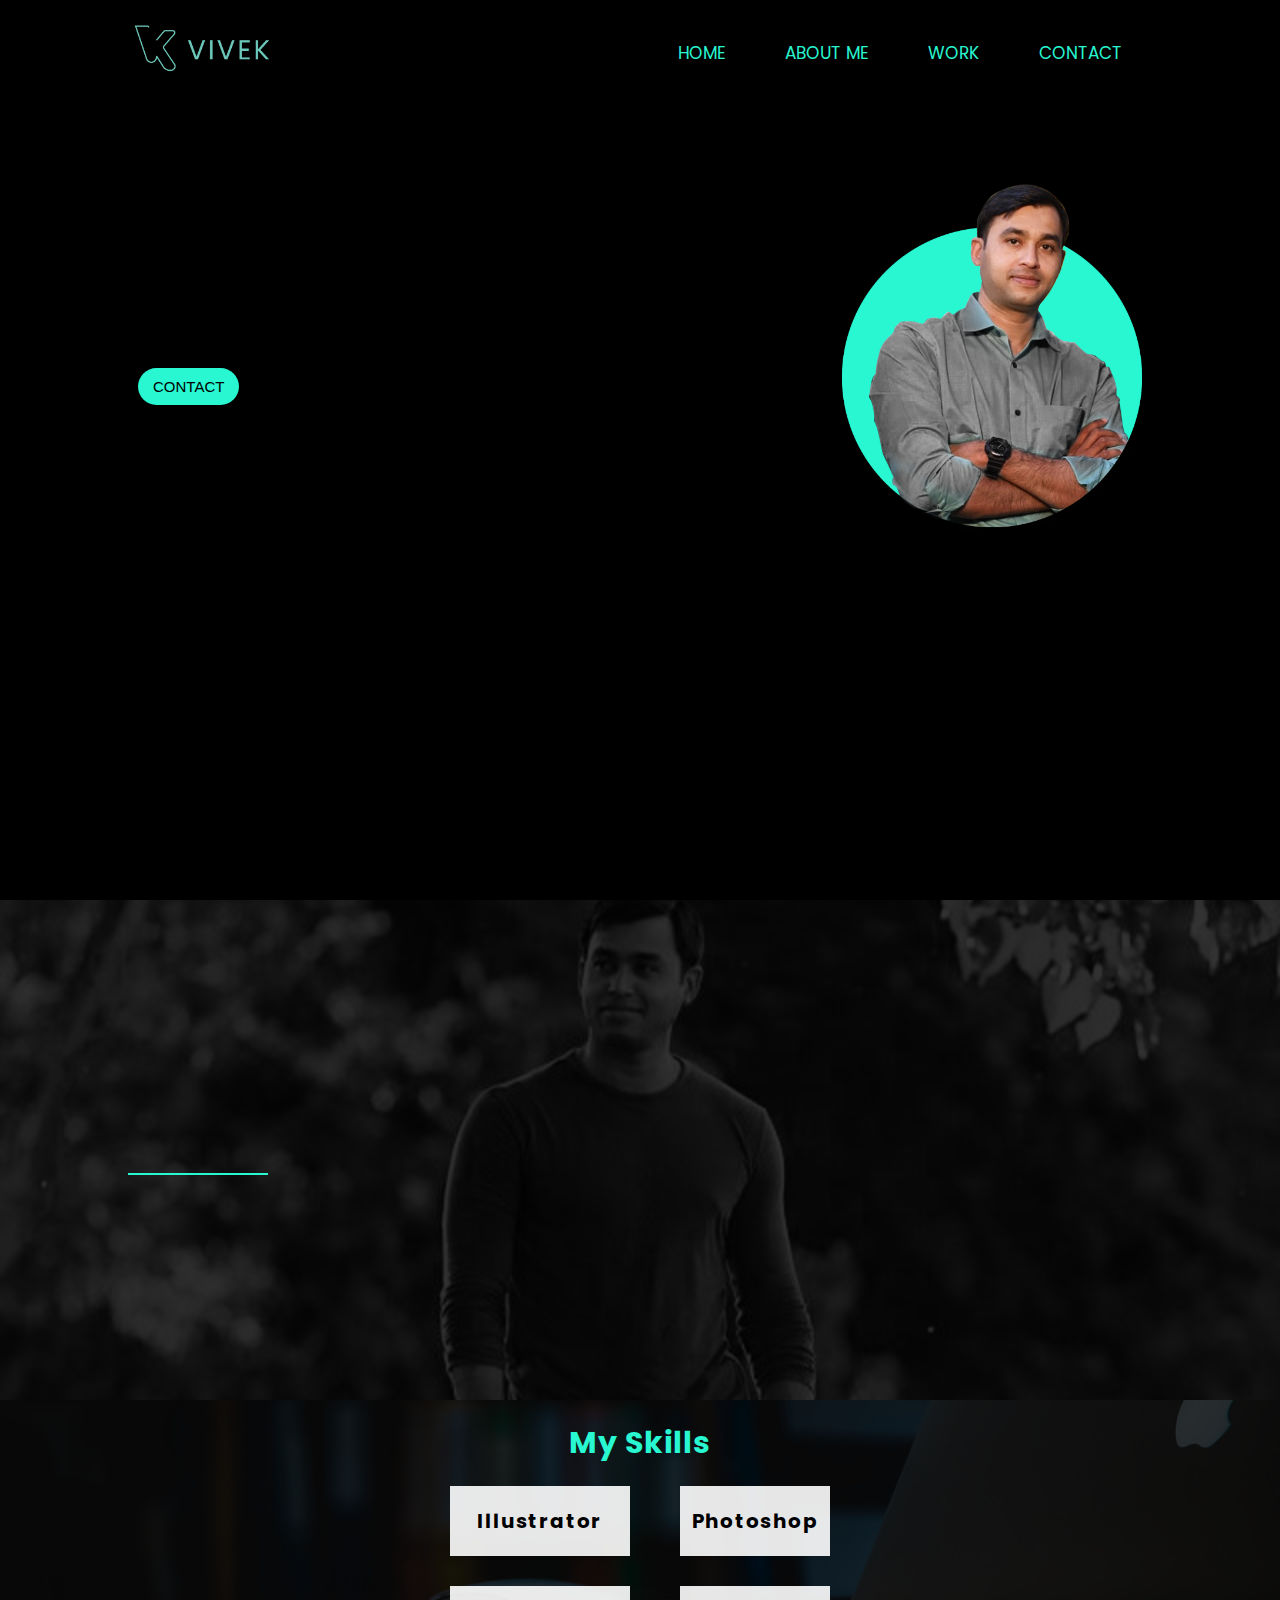
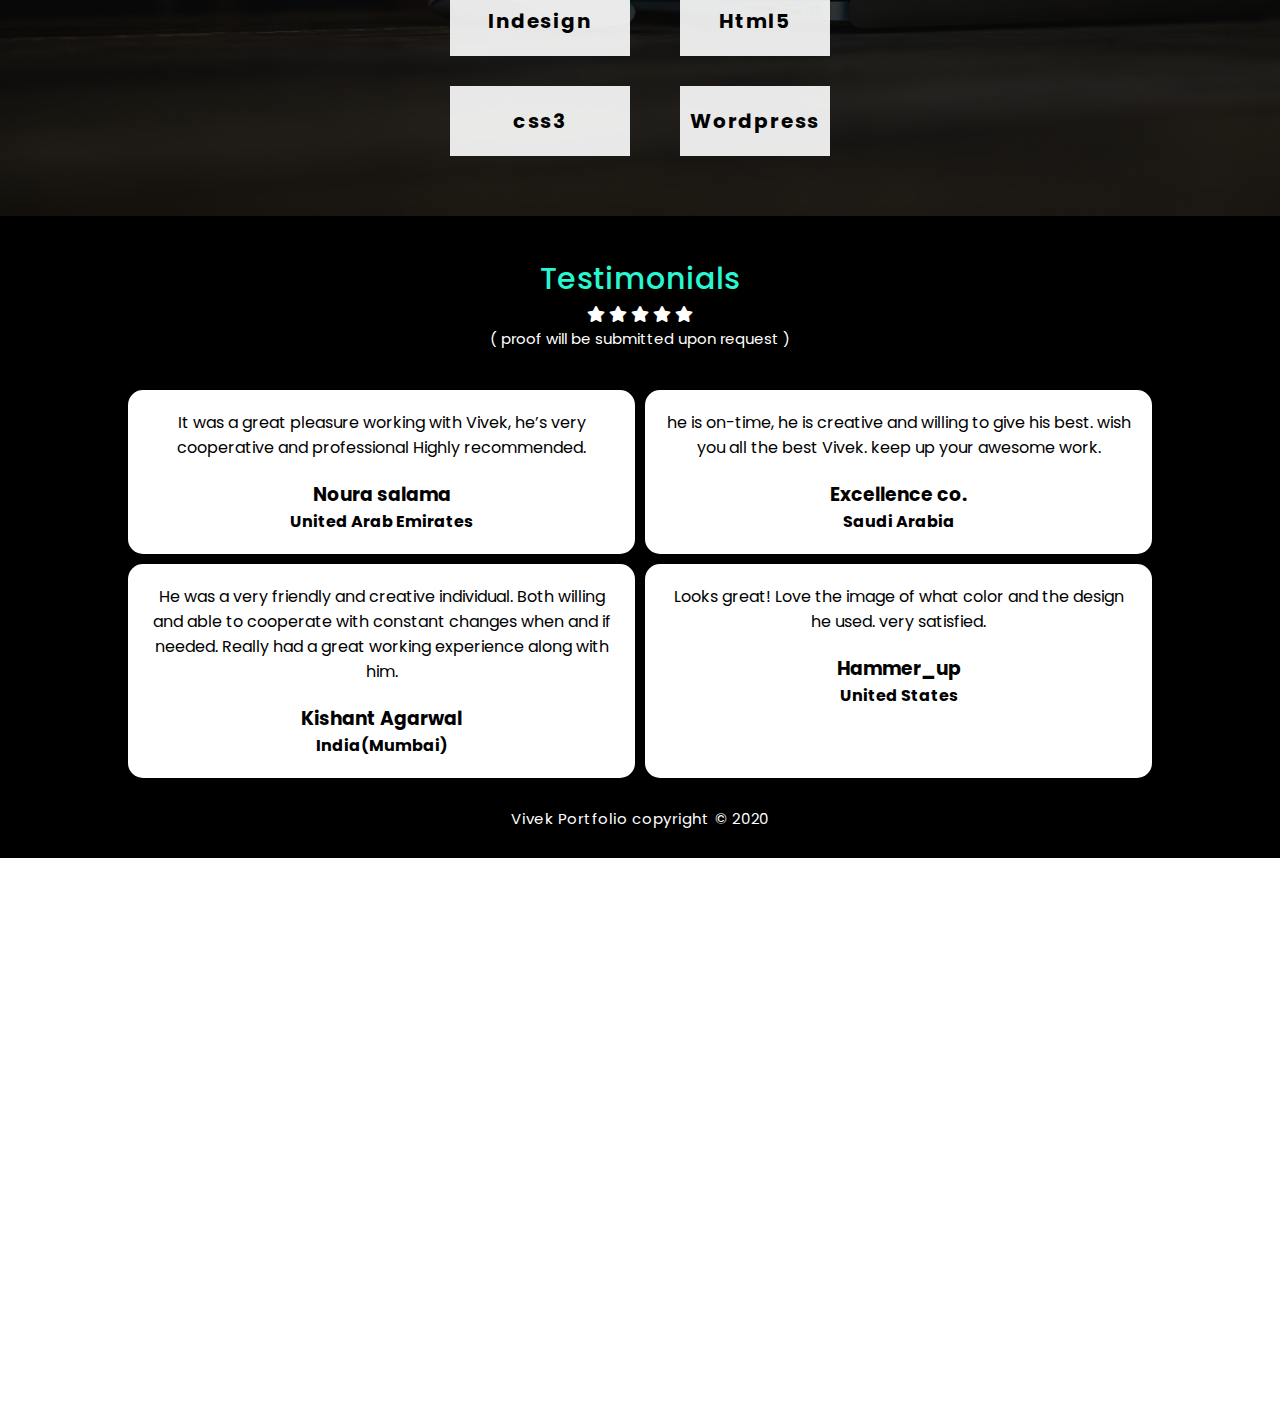
<file: index.html>
<!DOCTYPE html>
<html lang="en">
<head>
  <meta charset="UTF-8">
  <meta name="viewport" content="width=device-width, initial-scale=1.0">
  <meta name="description" content=" freelance graphic designer in Qtar">
 
  
  <link rel="stylesheet" href="https://use.fontawesome.com/releases/v5.0.7/css/all.css">
  <link rel="stylesheet" href="css/style.css">
  <title>Vivek Portfolio</title>
  <!-- Global site tag (gtag.js) - Google Analytics -->
<script async src="https://www.googletagmanager.com/gtag/js?id=UA-196856653-1">
</script>

</head>
<body>

  <header id="showcase">
    <div class="navbar">
    <div class="container">   
        <div class=logo>
         <img src="../img/vk.png" width="150px">
        </div>
        <nav>
          <ul>
            <li><a href="index.html">HOME</a></li>
            <li><a href="#About">ABOUT ME</a></li>
            <li><a href="work.html">WORK</a></li>
            <li><a href="work.html">CONTACT</a></li>
          </ul>
        </nav>      
      </div>
    </div>
    <div class="content">
      <div class="container">
          <div class="details">
          <h2> VIVEK</h2>
          <P>Graphic designer & Web designer</P>
          <P class="mobp">Graphic designer & Web designer</P>
         <a href="work.html"> <button class="btn">CONTACT</button></a>
          </div>
        
        <img src="./img/p-hero.png" width="300px";>
      </div>
    </div>
  </header>
  <section id="About">
    <div class="container">
      <div>
      <h2>About Me</h2>
      <div class="line"></div>
      </div>
      <p>A confident & creative designer who is self motivated, self sufficient with a strong background in graphic  design. Detail oriented, and has a comprehensive understanding of <span class="bold">Photoshop, Indesign, Illustrator</span> and the latest offset printing technologies. Possessing a get it done attitude while not compromising on quality.</p>
    </div>
  </section>
  <section id="Skill">    
    <div class="container">  
      <h2> My Skills</h2>    
      <div class="skill-name ">
      <div class="skill"><h4>Illustrator</h4></div>
      <div class="skill"><h4>Photoshop</h4></div>
      <div class="skill"><h4>Indesign</h4></div>
      <div class="skill"><h4>Html5</h4></div>
      <div class="skill"><h4>css3</h4></div>
      <div class="skill"><h4>Wordpress</h4></div>
      </div>
    </div>
  </section>
  <section id="testimonial">
    <div class="container">
      <div class="test-head">
      <h2>Testimonials</h2>
      
      <i class="fas fa-star"></i>
      <i class="fas fa-star"></i>
      <i class="fas fa-star"></i>
      <i class="fas fa-star"></i>
      <i class="fas fa-star"></i>
      <p>( proof will be submitted upon request )</p> 
      </div>
      <div class="persons-container">
         <div class="persons">
        <p>It was a great pleasure working with Vivek, he’s very cooperative and professional
          Highly recommended.</p>   
          <h3>Noura salama</h> 
          <h4>United Arab Emirates</h4> 
          </div>
        <div class="persons">
        <p>he is on-time, he is creative and willing to give his best. wish you all the best Vivek. keep up your awesome work.</p>   
          <h3>Excellence co.</h3> 
          <h4>Saudi Arabia</h4>
          </div> 
        <div class="persons">
        <p>He was a very friendly and creative individual. Both willing and able to cooperate with constant changes when and if needed. Really had a great working experience along with him.</p>   
          <h3>Kishant Agarwal</h3> 
          <h4>India(Mumbai)</h4> 
          </div>
        <div class="persons">
        <p>Looks great! Love the image of what color and the design he used. very satisfied.</p>   
          <h3>Hammer_up</h3> 
          <h4>United States</h4> 
          </div>
          </div>

    </div>

  </section>
  <footer id="footer">
    <div class="container">
    <p>Vivek Portfolio copyright &copy; 2020</p>
    </div>
  </footer>
 
  
</body>
</html>
</file>
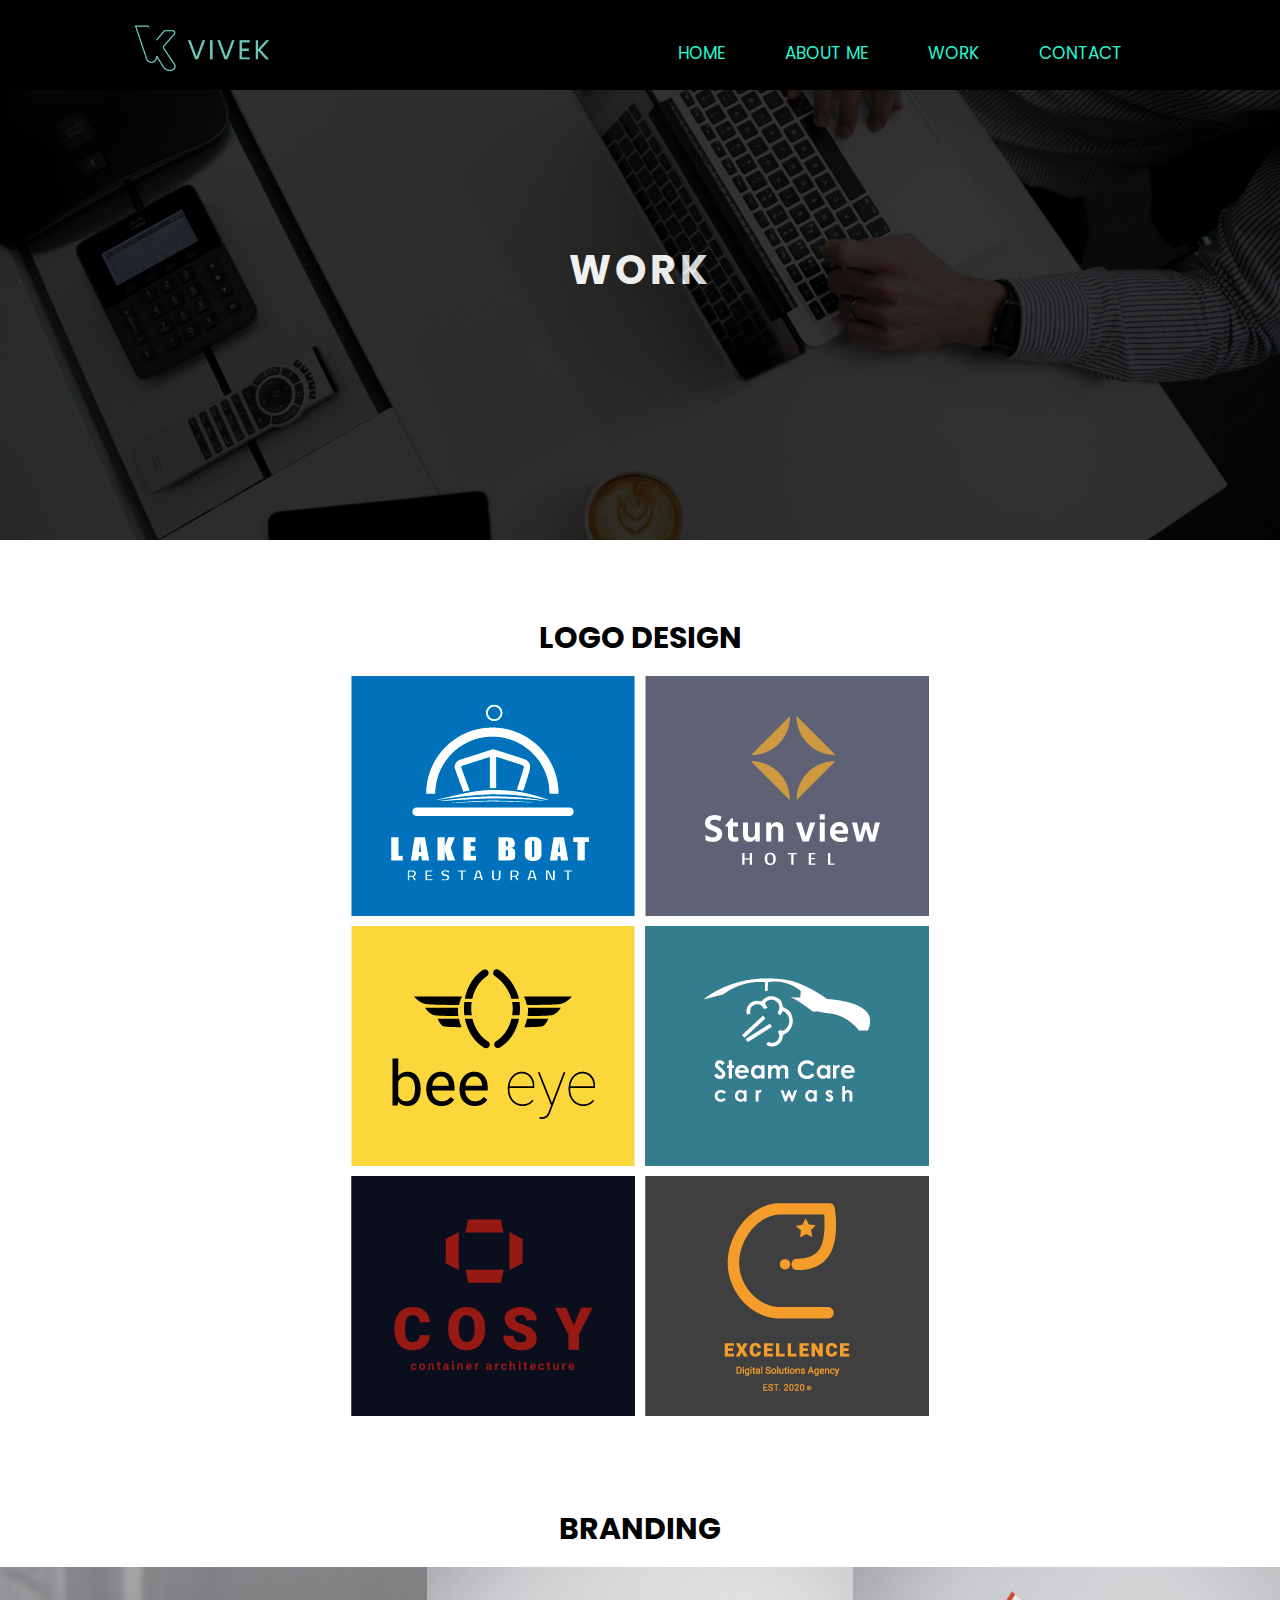
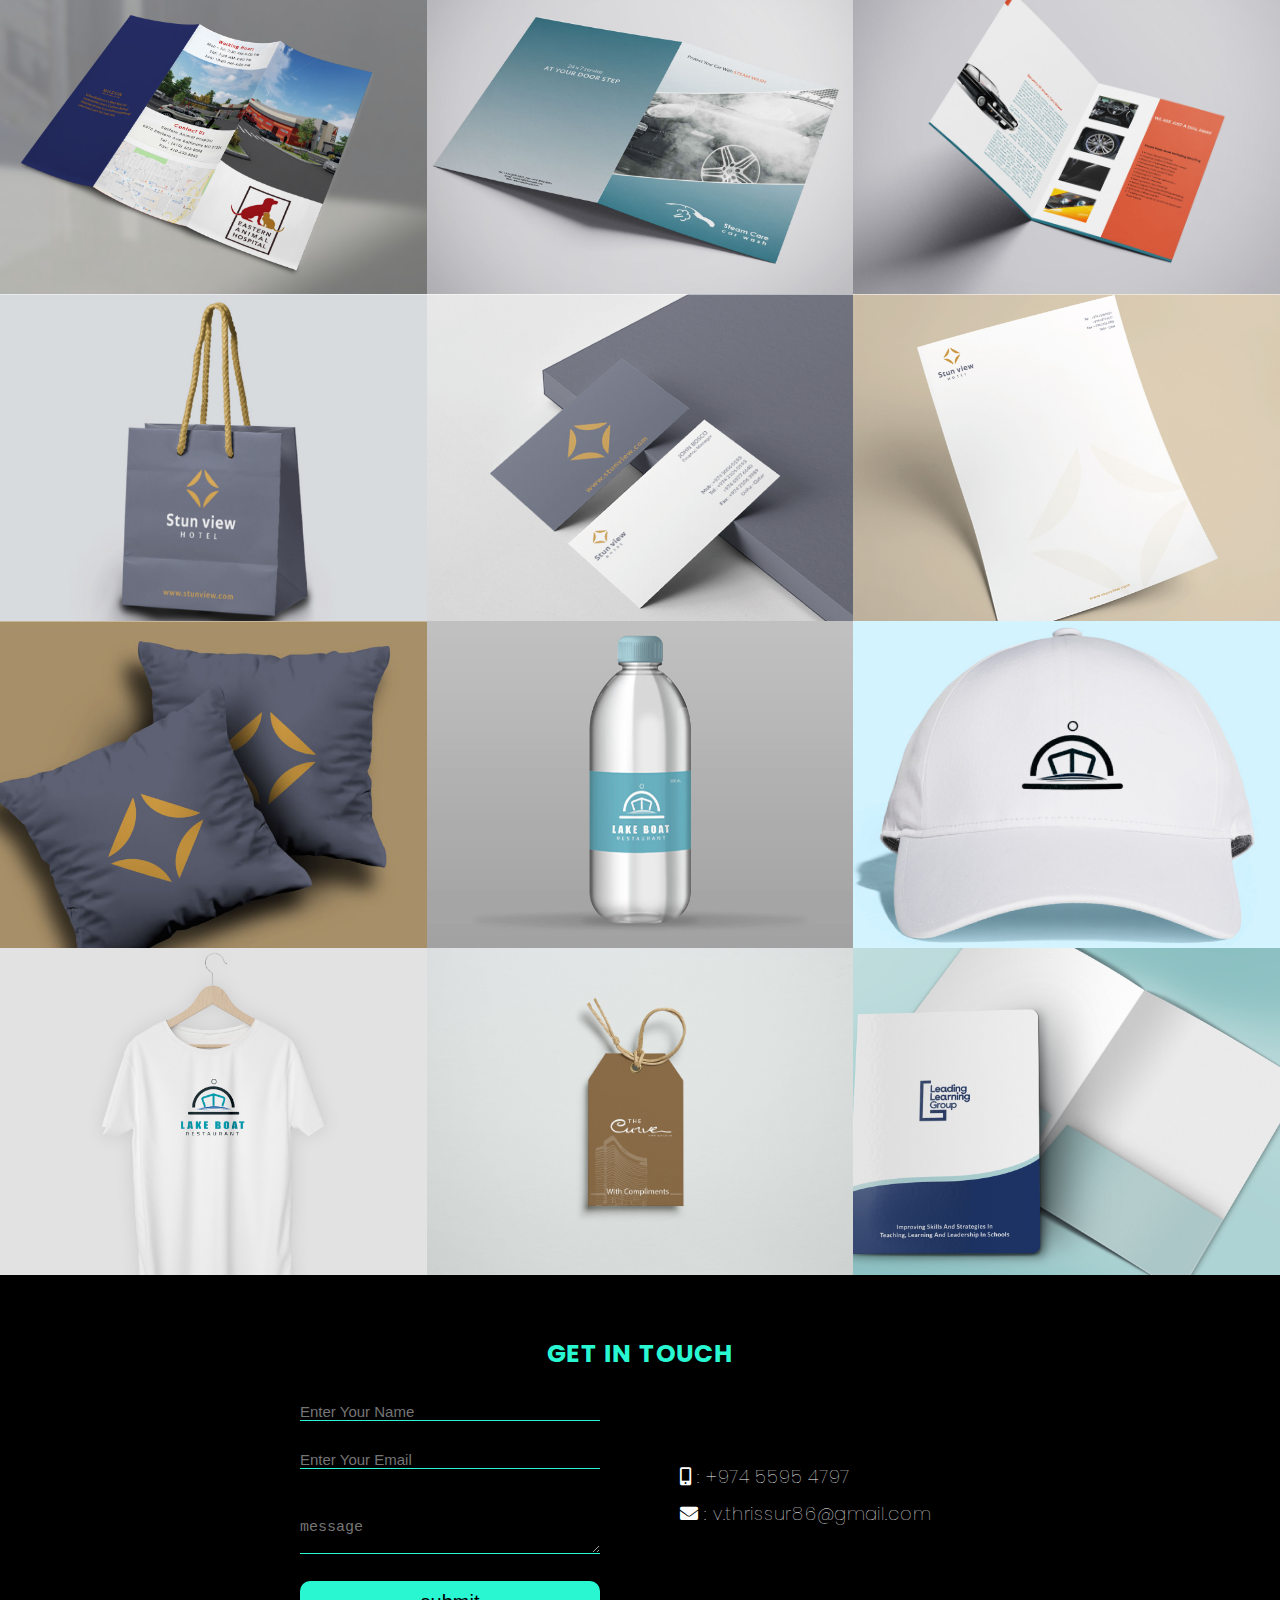
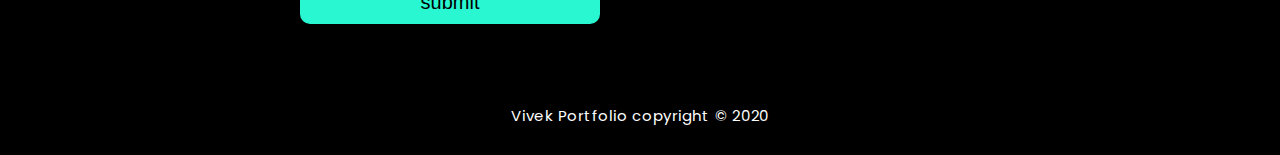
<file: work.html>
<!DOCTYPE html>
<html lang="en">
<head>
  <meta charset="UTF-8">
  <meta name="viewport" content="width=device-width, initial-scale=1.0">
  <link rel="stylesheet" href="https://use.fontawesome.com/releases/v5.0.7/css/all.css">
  <link rel="stylesheet" href="css/style.css">

  <title>Vivek Portfolio</title>
  <!-- Global site tag (gtag.js) - Google Analytics -->
<script async src="https://www.googletagmanager.com/gtag/js?id=UA-196856653-1">
</script>
<script>
  window.dataLayer = window.dataLayer || [];
  function gtag(){dataLayer.push(arguments);}
  gtag('js', new Date());

  gtag('config', 'UA-196856653-1');
</script>
</head>
<body> 
    <section>
    <div class="navbar">
    <div class="container">   
        <div class=logo>
          <img src="../img/vk.png" width="150px">
        </div>
        <nav>
          <ul>
            <li><a href="index.html">HOME</a></li>
            <li><a href="index.html">ABOUT ME</a></li>
            <li><a href="work.html">WORK</a></li>
            <li><a href="#contact">CONTACT</a></li>
          </ul>
        </nav>      
      </div>
    </div>
  </section>

   <section id="work">
     <div class="container">
       <h1> work</h1>
     </div>
   </section>
   <section id="logo-design">
     <h1>Logo Design</h1>
     <div class="logo-img">
       
         <div class="image"> 
           <div class="front"> 
         <img src="./img/logo/Lake-Boat.png"> 
         </div> 
         <div class="back lake">
           <h3>case study</h3>
           <p>logo designed for a restaurant.
              The target was to design a simple logo to directly representing the business.</p>
           </div>
           </div>
           <div class="image"> 
             <div class="front">                    
         <img src="./img/logo/stun-view.png"> 
         </div>
         <div class="back stun">
          <h3>case study</h3>
          <p>The logo is minimalist & memorable. The star is the representation of an amazing experience of
            the stay that hotel offers.
          </p>
          </div>
         </div>    
         <div class="image">
           <div class="front">
         <img src="./img/logo/bee-eye.png"> 
         </div> 
         <div class="back bee">
          <h3>case study</h3>
          <p>logo designed for a honey brand. It's a combination of bee's wings+stripes + an eye.</p>
          </div> 
          </div>
          <div class="image">
            <div class="front">
         <img src="./img/logo/steam-care.png"> 
         </div> 
         <div class="back steam">
          <h3>case study</h3>
          <p>logo designed for a car wash brand, it's a combination
            of  steam+car.
          </p>
          </div> 
          </div>
          <div class="image">
            <div class="front">
         <img src="./img/logo/cosy.png">   
         </div> 
         <div class="back cosy">
          <h3>case study</h3>
          <p>logo designed for a container architecture brand.The briefing was to 
            design a logo, represents nature of business but not limited to a container.
          </p>
          </div>
          </div>
          <div class="image">
            <div class="front">
         <img src="./img/logo/excellence.png">  
         </div>   
         <div class="back exc">
          <h3>case study</h3>
          <p>logo designed for a digital solutions agency. The briefing was to design
            a minimalist & memorable logo , designed with a letter "e".
          </p>
          </div>
          </div>
     </div>
   </section>
   <section id="branding">
     <h1>Branding</h1>
     
  
     <div class="brand-container"> 
       <div class="brand">
   
       <img src="./img/branding/trifold.jpg"> 
   
       <div class="details">
        <h2>trifold brochure</h2>
       </div>
       </div>
       <div class="brand">
             
       <img src="./img/branding/steam/sfront.jpg"> 
       
       <div class="details">
        <h2>bifold brochure</h2>
       </div> 
       </div>
       <div class="brand"> 
          
       <img src="./img/branding/steam/sback.jpg">
      
       <div class="details">
        <h2>bifold brochure</h2>
       </div>
       </div>
       <div class="brand">
        
       <img src="./img/branding/stunview/sviewbag.jpg">
       
       <div class="details">
        <h2>paper bag</h2>
       </div>
       </div>
       <div class="brand">
       
       <img src="./img/branding/stunview/sviewcard.jpg">
       
       <div class="details">
        <h2>business card</h2>
       </div>
       </div>
       <div class="brand">
      
       <img src="./img/branding/stunview/sviewlhead.jpg">
    
       <div class="details">
        <h2>letter head</h2>
       </div>
       </div>
       <div class="brand">
        
       <img src="./img/branding/stunview/sviewpillow.jpg"> 
    
       <div class="details">
        <h2>pillow branding</h2>
       </div> 
       </div>
       <div class="brand">
     
       <img src="./img/branding/lake/lbottle.jpg"> 
    
       <div class="details">
        <h2>label branding</h2>
       </div>
       </div>
       <div class="brand"> 
      
       <img src="./img/branding/lake/lcap.jpg">  
    
       <div class="details">
        <h2>cap branding</h2>
       </div>
       </div>
       <div class="brand">
       
       <img src="./img/branding/lake/ltshirt.jpg"> 
      
       <div class="details">
        <h2>tshirt branding</h2>
       </div> 
       </div>
       <div class="brand">
      
       <img src="./img/branding/etag.jpg"> 
       
       <div class="details">
        <h2>luggage tag</h2>
       </div>
       </div>
       <div class="brand"> 
       
       <img src="./img/branding/leading-folder.jpg"> 
    
       <div class="details">
        <h2>A4 folder</h2>
       </div>
       </div> 
   </div>  
   </section>

   <section id="contact">
     <div class="container">
      <h2>Get in touch</h2>

      <div class="form-Number">
      <div class="form">      
      <form name="contact" method="post" data-netlify="true">
        <input type="text" name="name" placeholder="Enter Your Name" required>
        <input type="text" name="email" placeholder="Enter Your Email" required>
        <textarea placeholder="message" required name="message"></textarea> 
        <input type="submit" value="submit" class="submit">
      </form>
    </div>
     
       <div class="contact-number">
       <p><i class="fas fa-mobile-alt"></i> : +974 5595 4797</p>
       <p><i class="fas fa-envelope"></i> : v.thrissur86@gmail.com</p>
       </div>
     </div>
     </div>
    </section>
  

  <footer id="footer">
    <div class="container">
    <p>Vivek Portfolio copyright &copy; 2020</p>
    </div>
  </footer>
   
  
</body>
</html>
</file>
<file: css/style.css>
@import url('https://fonts.googleapis.com/css2?family=Poppins:wght@300;400;500&display=swap');
*{
  margin:0;
  padding:0;
  box-sizing:border-box;
}


ul{
  list-style:none;
}

a{
  text-decoration:none;
}
body{
  font-family: 'poppins' , sans-serif;
}

.container{
  width:80%;
  margin:auto;
}

.btn{
  background:#28f7d1;
  padding:10px 15px;
  color:black;
  border:none;
  border-radius:20px;
}

/* navbar */

.navbar{
  width:100%;
  height:90px;
  background:black;
  position:fixed;
  z-index:2;
}
.navbar ul{
  display:flex;
  align-items:center;
  justify-content:center;
}
.navbar ul li{
  padding-right:30px;
  padding-left:30px;
  font-size:17px;
  cursor:pointer;
 
}
.navbar ul li a:hover{
  
  border-bottom:1px solid #fff;
 
}
.navbar .container .logo h1{
  color:#c20d19;
}
.navbar ul li a{
  color:#28f7d1;
}
.navbar .container{
  padding-top:10px;
  display:flex;
  align-items:center;
  justify-content:space-between;
}

/* showcase */

#showcase{
  background:black no-repeat center center/cover;
  width:100%;
  height:100vh;

  
}

#showcase .content .container{

  display:flex;
  align-items:center;
  justify-content:space-between;
 
  padding:10px;
  padding-top:140px;
}

#showcase .content .container .details h2{
  font-size:50px;
  font-weight:500;
  color:#fff;
}

#showcase .content .container .details h2{
  transform:translatey(100%);
  opacity:0;
  animation: head 1.3s ease-in-out forwards;
  }

  @keyframes head{

    to{
      transform: translatey(0);
      opacity:1;
    }
  }

#showcase .content .container .details p{
  font-size:30px;
  padding-bottom:10px;
  font-weight:300;
  color:#fff;
}
.content .details .btn{
  cursor:pointer;
}

#showcase .content .container .details .mobp{
  display:none;
}



#showcase .content .container .details p{
  transform: translatey(100%);
  opacity:0;
  animation: para 1.3s 0.3s ease-in-out forwards;
}


@keyframes para{
  to{
    transform: translatey(0);
    opacity:1;
  }
}


#showcase .content .container .details .btn{
font-size:15px;
font-weight:400;
}

#showcase .content .container .details .btn:hover{
  opacity:0.7;

}

.content img{
  transform: translatex(-300%);
  transform: translatey(11%);
  
}


/* About */

#About .container{
  display:flex;
  align-items:center;
  justify-content:space-between;
}

#About{
 
  min-height:500px;
  background:url("../img/v.jpg") no-repeat  center center /cover;
  background-position-y:-300px;
  display:flex;
  align-items:center;
  justify-content:center;
  position:relative;

}

#About:before{
  content:"";
  position:absolute;
  top:0;
  left:0;
  width:100%;
  height:100%;
  background:black;
  opacity:0.8;
}

.line{
  position:absolute;
  width:140px;
  height:2px;
  background:#28f7d1;

}

#About .container p{
  color:#fff;
  max-width:700px;
  transform: translatey(2000%);
  opacity:0;
  animation: about 3s 0.6s ease-out forwards;
  line-height:1.9em;
  letter-spacing:0.09em;
  font-size:12px;
}

.bold{
  font-weight:500;
  color:#28f7d1;
}


#About .container h2{
  font-size:30px;
  color:#fff;
}

#About .container h2{
  transform: translatey(2000%);
  opacity:0;
  animation: about 3s 0.4s ease-out forwards;
}

@keyframes about{

  to{
    transform: translatey(0);
    opacity:1;
  }
}

/* Skills */

#Skill {
  position:relative;  
  padding:20px;
  padding-bottom:50px;
  background:url("../img/skills.jpg") no-repeat center center/cover;
  z-index:1;
 
  }
#Skill:before {
  content:"";
  position:absolute;
  top:0;
  left:0;
  width:100%;
  height:100%;
  opacity:0.8;
  background:black;
  z-index:-1;
}

.skill-name .skill {
 
  color:black;
  padding:20px 10px;
  font-size:20px; 
  margin-bottom:10px;
  font-weight:500;
  letter-spacing:0.09em;
  background:#fff;
  text-align:center;
  opacity:0.9;
  }

  #Skill .container{
    display:flex;
    align-items:center;
    flex-direction:column;
    justify-content:space-between;
  
  }

  #Skill .container .skill-name{
    display:grid;
    grid-template-columns: repeat(2 , 1fr); 
    grid-gap:20px;  
    
  }

  #Skill .skill-name .skill:nth-child(2){
    margin-left:30px;
  }
  #Skill .skill-name .skill:nth-child(4){
    margin-left:30px;
  }
  #Skill .skill-name .skill:nth-child(6){
    margin-left:30px;
  }
  
  #Skill .container h2{
    font-size:30px;
    color:#28f7d1;
    letter-spacing:0.03em;
    margin-bottom:20px;
  }


  /* footer */

  #footer{

    width:100%;
    height:80px;
    background:black;
    color:#fff;
  }
  #footer .container{
    display:flex;
    align-items:center;
    justify-content:center;
    height:100%;    
  }
  #footer .container p{
    font-size:15px;
    letter-spacing:0.05em;
  }

  /* Work */

  #work{
    position:relative;
    width:100%;
    height:60vh;
    background:black;
    display:flex;
    align-items:center;
    justify-content:center;
    text-align:center;
    color:#fff;
    background:black;
    margin-bottom:60px;
  }

  #work:before{
    content:"";
    position:absolute;
    top:0;
    left:0;
    width:100%;
    height:100%;
    opacity:0.2;
    background:url("..//img/work.jpg") no-repeat center center / cover;    
  }

  #work h1{
    text-transform:uppercase;
    font-size:40px;
    letter-spacing:0.1em;   
  }

  #logo-design {
    margin-bottom:60px;
    display:flex;
    flex-direction:column;
    align-items:center;
    justify-content:center;
     padding:15px;
  }   
  
   
  .logo-img{
    position:relative;
    display:grid;
    grid-template-columns: repeat(2,1fr);
    grid-gap:10px;
  }
 

  #logo-design h1{
    text-transform:uppercase;
    font-size: 30px;  
    margin-bottom:15px;
  }

  #logo-design .image .back p{
    font-weight:100;
  }
  
  /* Flipping */

   .logo-img .image{
     position:relative;
     width:284px;
     height:240px;
     transform-style:preserve-3d;
     transition:all 0.5s ease-in;    
   }

   .logo-img .image:hover{
     transform: rotatey(180deg);
   }

   .logo-img .image .back{
     top:0;
     left:0;
     position:absolute;
     width:100%;
     height:100%;
     display:flex;
     align-items:center;
     flex-direction:column;
     justify-content:center;
     text-align:center;    
     padding:20px;
     backface-visibility:hidden;
     transform:rotatey(180deg);
   }

   .logo-img .image .lake{
     background:#0071ba;
     color:#fff;
     line-height:1.3em;
     font-size:15px;
     letter-spacing:0.03em;
     font-weight:100;
   }

   .logo-img .image .lake h3{
     margin-bottom:10px;
     font-size:20px;
   }

   .logo-img .image .stun{
    background:#5e6274;
    color:#fff;
    line-height:1.3em;
    font-size:15px;
    letter-spacing:0.03em;
    font-weight:100;
  }

  .logo-img .image .stun h3{
    margin-bottom:10px;
    font-size:20px;
  }

  .logo-img .image .bee{
    background:#fcd73b;
    color:black;
    line-height:1.3em;
    font-size:15px;
    letter-spacing:0.03em;
    font-weight:100;
  }

  .logo-img .image .bee h3{
    margin-bottom:10px;
    font-size:20px;
  }

  .logo-img .image .steam{
    background:#347d8e;
    color:#fff;
    line-height:1.3em;
    font-size:15px;
    letter-spacing:0.03em;
    font-weight:100;
  }

  .logo-img .image .steam h3{
    margin-bottom:10px;
    font-size:20px;
  }

  .logo-img .image .cosy{
    background:#0b0e1d;
    color:#961914;
    line-height:1.3em;
    font-size:15px;
    letter-spacing:0.03em;
    font-weight:100;
  }

  .logo-img .image .cosy h3{
    margin-bottom:10px;
    font-size:20px;
    color:#fff;
  }

  .logo-img .image .cosy p{
    color:#fff;
  }

  .logo-img .image .exc{
    background:#3f3f40;
    color:#f59d2b;
    line-height:1.3em;
    font-size:15px;
    letter-spacing:0.03em;
    font-weight:100;
  }

  .logo-img .image .exc h3{
    margin-bottom:10px;
    font-size:20px;
  }
   .logo-img .image .front{
     top:0;
     left:0;
     position:absolute;
     width:100%;
     height:100%;
     backface-visibility:hidden;
   }

  /* branding */

 

  #branding .brand-container{
    display:grid;
    grid-template-columns:repeat(3, 1fr);
    grid-auto-rows:1fr;  
  } 


  
  #branding .brand-container .brand img{   
    object-fit:cover;    
    width:100%;
    min-height:100%;    
  }


 

 


  #branding  h1{
    text-transform:uppercase;
    font-size:30px;
    text-align:center;
    color:black;
    padding:15px;   
  }
  

  /* Branding Hover Effect -  trifold */

  #branding .brand-container .brand{
    position:relative;  
    
   
  } 
  

  #branding .brand-container .brand .details{
    position:absolute;
    top:0;
    left:0;
    display:flex;
    flex-direction:column;
    align-items:center;
    justify-content:center;
    height:100%;
    width:100%;
    opacity:0;
    color:#fff;
    transition:all 0.4s ease-in-out;
  }

  #branding .brand-container .brand .details h2{
    letter-spacing:0.03em;
    font-weight:200;
  }

  #branding .brand-container .brand:first-child:before{
    position:absolute;
    content:"";
    width:100%;
    height:100%;
    background:black;
    opacity:0;  
    transition:all 0.4s ease-in-out;  
  }

  #branding .brand-container .brand:hover .details{
    opacity:1;
    z-index:1;
  }

  #branding .brand-container .brand:hover:first-child:before{
    opacity:0.8;
    z-index:1;
  }

  /* Branding Hover Effect -  trifold */

  #branding .brand-container .brand:nth-child(2):before{
    content:"";
    position:absolute;
    top:0;
    left:0;
    width:100%;
    height:100%;
    background:black;
    opacity:0;
    transition:all 0.4s ease-in-out;
  }

  #branding .brand-container .brand:hover:nth-child(2):before{
    opacity:0.8;
    z-index:1;
  }
  #branding .brand-container .brand:nth-child(3):before{
    content:"";
    position:absolute;
    top:0;
    left:0;
    width:100%;
    height:100%;
    background:black;
    opacity:0;
    transition:all 0.4s ease-in-out;
  }

  #branding .brand-container .brand:hover:nth-child(3):before{
    opacity:0.8;
    z-index:1;
  }
  #branding .brand-container .brand:nth-child(4):before{
    content:"";
    position:absolute;
    top:0;
    left:0;
    width:100%;
    height:100%;
    background:black;
    opacity:0;
    transition:all 0.4s ease-in-out;
  }

  #branding .brand-container .brand:hover:nth-child(4):before{
    opacity:0.8;
    z-index:1;
  }
  #branding .brand-container .brand:nth-child(5):before{
    content:"";
    position:absolute;
    top:0;
    left:0;
    width:100%;
    height:100%;
    background:black;
    opacity:0;
    transition:all 0.4s ease-in-out;
  }

  #branding .brand-container .brand:hover:nth-child(5):before{
    opacity:0.8;
    z-index:1;
  }
  #branding .brand-container .brand:nth-child(6):before{
    content:"";
    position:absolute;
    top:0;
    left:0;
    width:100%;
    height:100%;
    background:black;
    opacity:0;
    transition:all 0.4s ease-in-out;
  }

  #branding .brand-container .brand:hover:nth-child(6):before{
    opacity:0.8;
    z-index:1;
  }
  #branding .brand-container .brand:nth-child(7):before{
    content:"";
    position:absolute;
    top:0;
    left:0;
    width:100%;
    height:100%;
    background:black;
    opacity:0;
    transition:all 0.4s ease-in-out;
  }

  #branding .brand-container .brand:hover:nth-child(7):before{
    opacity:0.8;
    z-index:1;
  }
  #branding .brand-container .brand:nth-child(8):before{
    content:"";
    position:absolute;
    top:0;
    left:0;
    width:100%;
    height:100%;
    background:black;
    opacity:0;
    transition:all 0.4s ease-in-out;
  }

  #branding .brand-container .brand:hover:nth-child(8):before{
    opacity:0.8;
    z-index:1;
  }
  #branding .brand-container .brand:nth-child(9):before{
    content:"";
    position:absolute;
    top:0;
    left:0;
    width:100%;
    height:100%;
    background:black;
    opacity:0;
    transition:all 0.4s ease-in-out;
  }

  #branding .brand-container .brand:hover:nth-child(9):before{
    opacity:0.8;
    z-index:1;
  }
  #branding .brand-container .brand:nth-child(10):before{
    content:"";
    position:absolute;
    top:0;
    left:0;
    width:100%;
    height:100%;
    background:black;
    opacity:0;
    transition:all 0.4s ease-in-out;
  }

  #branding .brand-container .brand:hover:nth-child(10):before{
    opacity:0.8;
    z-index:1;
  }
  #branding .brand-container .brand:nth-child(11):before{
    content:"";
    position:absolute;
    top:0;
    left:0;
    width:100%;
    height:100%;
    background:black;
    opacity:0;
    transition:all 0.4s ease-in-out;
  }

  #branding .brand-container .brand:hover:nth-child(11):before{
    opacity:0.8;
    z-index:1;
  }
  #branding .brand-container .brand:nth-child(12):before{
    content:"";
    position:absolute;
    top:0;
    left:0;
    width:100%;
    height:100%;
    background:black;
    opacity:0;
    transition:all 0.4s ease-in-out;
  }

  #branding .brand-container .brand:hover:nth-child(12):before{
    opacity:0.8;
    z-index:1;
  }

  /* Testimonials */

  #testimonial{
    background:black;
    color:#fff;
  }

  #testimonial .container{

    display:flex;
    flex-direction:column;
    align-items:center;
    justify-content:center;
    
  }

  #testimonial .container .persons-container{
    display:grid;
    grid-template-columns:repeat( 2 , 1fr);
    grid-gap:10px;
  }

  #testimonial .test-head{
    text-align:center;
    margin-bottom:40px;
    margin-top:40px;
  }

  #testimonial .test-head h2{
    font-size:30px;
    color:#28f7d1;
    letter-spacing:0.03em;
    font-weight:500;

  }

  #testimonial .test-head P{
    font-size:15px;
    
  }

  #testimonial .persons-container .persons{
    text-align:center;
    background:#fff;
    color:black;
    padding:20px;
    border-radius:15px;
    transition:all 0.5s ease-out;
  }

  #testimonial .persons-container .persons:hover{
    transform:scale(1.1);
    background:#28f7d1;

    
  }

  
  #testimonial .persons-container .persons h3{
    padding-top:20px;
  }

  /* Contact */

  #contact{
 
    color:#fff;
    background:black;
    min-height:400px;
  }

  #contact .container h2{
    text-transform:uppercase;
    letter-spacing:0.03em;
    color:#28f7d1;
    margin-top:60px;
  }

  #contact .container{
    display:flex;
    flex-direction:column;
    align-items:center;
    justify-content:center;
    min-height:300px;
  }

  #contact .container .form-Number .form input{
    display:block;
    margin-bottom:20px;
  }

  #contact .form input{
    width:300px;
    border:none;
    background:transparent;
    border-bottom:1px solid #28f7d1;
    color:#fff; 
    padding-top:10px;
    font-size:15px;     
  }


  #contact .form textarea{

    width:300px;
    border:none;
    background:transparent;
    border-bottom:1px solid #28f7d1;
    color:#fff;
    padding-top:30px;
    margin-bottom:20px;
    font-size:15px;
  }

  #contact .form .submit{
    border:none;
    width:300px;
    background:#28f7d1;
    padding:10px;
    border-radius:10px;
    color:black;
    font-size:20px;
    font-weight:500;
  }
  #contact .form .submit:hover{
    opacity:0.7;
  }

  #contact  .contact-number{
   transform: translatey(70px);
  }

  #contact .container .form-Number{
    display:grid;
    grid-template-columns:repeat(2, 1fr);
    grid-gap:80px;

  }

  #contact .container h2{
    margin-bottom:20px;
    font-size:25px;
  }
  #contact .container p{
    margin-bottom:10px; 
    font-size:18px;
    letter-spacing:0.04em;
    font-weight:100;
  }

  /* media queries */

  /* header */

 
  

  @media  (min-width:375px) and (max-width:667px){

    .navbar .container img{
      width:100px;
    }

    .navbar ul{
      margin-top:-15px;
    }

    .navbar ul li{
      padding:7px;     
      display:block;    
      font-size:15px;
    }

    

    .navbar{
      width:100vw;
      height:90px;
      background:black;
      position:fixed;      
    }



    .navbar .container{
      padding-top:10px;
      display:flex;
      flex-direction:column;
      align-items:center;
      justify-content:center;     
    }

 
    #showcase{
      background:black no-repeat center center/cover;
      width:100%;
      height:100vh;    
    }

    #showcase .content .container{

      display:flex;
      align-items:center;
      flex-direction:column;
      flex-direction:column-reverse;
      justify-content:space-around;
      height:100vh; 
      padding:10px;
    }

    #showcase .content .container .details h2{
      font-size:35px;
      font-weight:500;
      text-align:center;
      margin-top:40px;   
      position:absolute;
      top:400px;
      left:130px;
      z-index:1;        
    }
    

   #showcase .container img{
     width:250px;
   }

   #showcase .container .logo img{
     width:100px;
   }
    #showcase .content .container .details p{
      display:none;

    }

    #showcase .content .container .details .mobp{
      display:block;
      position:absolute;
      z-index:1;
      top:480px;
      left:45px;
      font-size:16px;
      padding-top:10px;
    }


    #showcase .content .container .details .btn{
      font-size:10px;
      font-weight:400;
      transform: translatex(70%);
      z-index:1;
      position:absolute;
      top:530px;
      left:80px;
      }


      /* About */

      #About{
      background-position-y:0px;
      }

      #About .container{
        display:flex;
        flex-direction:column;
        align-items:center;
        justify-content:center;
      }

      #About .container h2{
        font-size:25px;        
      }
      
      .line{
        width:120px;
        height:2px;
        background:#28f7d1;
   
      }
      #About .container p{
        max-width:700px;
        font-size:11px;
        line-height:1.5em;
        margin-top:20px;
  
      }

      /* Skill */
     
      #Skill .container{
        display:flex;
        flex-direction:column;
        align-items:center;
        justify-content:center;
      }

      #Skill .container h2{
        padding-top:70px;
      }

      #Skill .container .skill-name{
        display:grid;
        grid-template-columns: repeat(2 , 1fr);        
        border:none;
        grid-gap:0px;     
      }

      #Skill .container .skill-name .skill{
       font-size:15px;
       background:white;
       color:black;
      } 
      #Skill .skill-name .skill:nth-child(2){
        margin-left:50px;
      }
      #Skill .skill-name .skill:nth-child(4){
        margin-left:50px;
      }
      #Skill .skill-name .skill:nth-child(6){
        margin-left:50px;
      }  

      /* Testimonials */

      #testimonial .container .persons-container{
        display:grid;
        grid-template-columns:repeat( 1, 1fr);
        grid-gap:10px;
      }


      /* Work */

      .logo-img .image{
        position:relative;
        width:284px;
        height:240px;
        transform-style:preserve-3d;
        transition:all 0.5s ease-in;    
      }
   

      .logo-img{
        position:relative;
        display:grid;
        grid-template-columns: repeat(1,1fr);
        grid-gap:10px;
      }

      #branding .brand-container{
        display:flex;
        flex-direction:column;
       
        justify-content:center;
        flex-wrap: wrap;
        align-content:center;
             
      }

              
    
      #branding .brand-container .brand .details h2{
        letter-spacing:0.03em;
        font-weight:100;
        font-size:15px;
      }

      .logo-img .image .back{
        top:0;
        left:0;
        position:absolute;
        width:100%;
        height:100%;
        display:flex;
        align-items:center;
        flex-direction:column;
        justify-content:center;
        text-align:center;    
        padding:20px;
        -webkit-backface-visibility: hidden;
        backface-visibility:hidden;
        transform:rotatey(180deg);
      }
      .logo-img .image{
        position:relative;
        width:284px;
        height:240px;
        transform-style:preserve-3d;
        transition:all 0.5s ease-in;    
      }
   
      .logo-img .image:hover{
        transform: rotatey(180deg);
      }
   
      .logo-img .image .front{
        top:0;
        left:0;
        position:absolute;
        width:100%;
        height:100%;
        -webkit-backface-visibility:hidden;
        backface-visibility:hidden;
      }
   
    

      /* contact */

      
  #contact .container .form-Number{
    display:grid;
    grid-template-columns:repeat(1, 1fr);
    grid-gap:80px;
  }

  #contact  .contact-number{
    transform: translatey(-40px);    
   }  

  }

  @media (min-width:1500px) and (max-width:2500px){

    .container{
      width:50%;
      margin:auto;
    }

    .navbar ul li{
      
      font-size:25px;
      cursor:pointer;
     
    }

    
/* showcase */

#showcase .content .container .details h2{
  font-size:60px;
  font-weight:500;
  color:#fff;
}


#showcase .content .container .details p{
  font-size:30px;
  padding-bottom:10px;
  font-weight:300;
  color:#fff;
}


#showcase .content .container .details .btn{
font-size:20px;
font-weight:400;
}


/* About */

#About .container{
  display:flex;
  align-items:center;
  justify-content:space-between;
}

#About{
 
  min-height:700px;
  background:url("../img/v.jpg") no-repeat  center center /cover;
  background-position-y:-400px;
  display:flex;
  align-items:center;
  justify-content:center;
  position:relative;

}

.line{
  position:absolute;
  width:210px;
  height:2px;
  background:#28f7d1;

}

#About .container p{
  color:#fff;
  max-width:700px;  
  font-size:20px;
}


#About .container h2{
  font-size:45px;
  color:#fff;
}


/* Skills */

#Skill {
  min-height:500px;
  position:relative;  
  padding:20px;
  padding-bottom:50px;
  background:url("../img/skills.jpg") no-repeat center center/cover;
  z-index:1;
 
  }
#Skill:before {
  content:"";
  position:absolute;
  top:0;
  left:0;
  width:100%;
  height:100%;
  opacity:0.8;
  background:black;
  z-index:-1;
}

.skill-name .skill {
 
  color:black;
  padding:20px 10px;
  font-size:25px; 
  margin-bottom:10px;
  font-weight:500;
  letter-spacing:0.09em;
  background:#fff;
  text-align:center;
  opacity:0.9;
  }

  #Skill .container{
    display:flex;
    align-items:center;
    flex-direction:column;
    justify-content:space-between;
  
  }

  #Skill .container .skill-name{
    display:grid;
    grid-template-columns: repeat(2 , 1fr); 
    grid-gap:20px;  
    
  }

  #Skill .skill-name .skill:nth-child(2){
    margin-left:30px;
  }
  #Skill .skill-name .skill:nth-child(4){
    margin-left:30px;
  }
  #Skill .skill-name .skill:nth-child(6){
    margin-left:30px;
  }
  
  #Skill .container h2{
    font-size:45px;
    color:#28f7d1;
    letter-spacing:0.03em;
    margin-bottom:30px;
    margin-top:30px;
  }


  /* footer */

   #footer .container p{
    font-size:20px;
    letter-spacing:0.05em;
  }

  /* Work */

  #work{
    position:relative;
    width:100%;
    height:100vh;
    background:black;
    display:flex;
    align-items:center;
    justify-content:center;
    text-align:center;
    color:#fff;
    background:black;
    margin-bottom:60px;
  }

  #work:before{
    content:"";
    position:absolute;
    top:0;
    left:0;
    width:100%;
    height:100%;
    opacity:0.2;
    background:url("..//img/work.jpg") no-repeat center center / cover;    
  }

  #work h1{
    text-transform:uppercase;
    font-size:60px;
    letter-spacing:0.1em;   
  }

  #logo-design {
    margin-bottom:60px;
    display:flex;
    flex-direction:column;
    align-items:center;
    justify-content:center;
     padding:15px;
  }   
  
   
  .logo-img{
    position:relative;
    display:grid;
    grid-template-columns: repeat(2,1fr);
    grid-gap:10px;
  }
 

  #logo-design h1{
    text-transform:uppercase;
    font-size: 45px;  
    
  }
  /* branding */

 

  #branding  h1{
    text-transform:uppercase;
    font-size:45px;
    text-align:center;
    color:black;
    padding:15px;   
  }
  

  /* Branding Hover Effect -  trifold */

  #branding .brand-container .brand{
    position:relative;  
    
   
  } 
  

  #branding .brand-container .brand .details{
    position:absolute;
    top:0;
    left:0;
    display:flex;
    flex-direction:column;
    align-items:center;
    justify-content:center;
    height:100%;
    width:100%;
    opacity:0;
    color:#fff;
    transition:all 0.4s ease-in-out;
  }

  #branding .brand-container .brand .details h2{
    letter-spacing:0.03em;
    font-weight:200;
  }

  #branding .brand-container .brand:first-child:before{
    position:absolute;
    content:"";
    width:100%;
    height:100%;
    background:black;
    opacity:0;  
    transition:all 0.4s ease-in-out;  
  }

  #branding .brand-container .brand:hover .details{
    opacity:1;
    z-index:1;
  }

  #branding .brand-container .brand:hover:first-child:before{
    opacity:0.8;
    z-index:1;
  }

  /* Branding Hover Effect -  trifold */

  #branding .brand-container .brand:nth-child(2):before{
    content:"";
    position:absolute;
    top:0;
    left:0;
    width:100%;
    height:100%;
    background:black;
    opacity:0;
    transition:all 0.4s ease-in-out;
  }

  #branding .brand-container .brand:hover:nth-child(2):before{
    opacity:0.8;
    z-index:1;
  }
  #branding .brand-container .brand:nth-child(3):before{
    content:"";
    position:absolute;
    top:0;
    left:0;
    width:100%;
    height:100%;
    background:black;
    opacity:0;
    transition:all 0.4s ease-in-out;
  }

  #branding .brand-container .brand:hover:nth-child(3):before{
    opacity:0.8;
    z-index:1;
  }
  #branding .brand-container .brand:nth-child(4):before{
    content:"";
    position:absolute;
    top:0;
    left:0;
    width:100%;
    height:100%;
    background:black;
    opacity:0;
    transition:all 0.4s ease-in-out;
  }

  #branding .brand-container .brand:hover:nth-child(4):before{
    opacity:0.8;
    z-index:1;
  }
  #branding .brand-container .brand:nth-child(5):before{
    content:"";
    position:absolute;
    top:0;
    left:0;
    width:100%;
    height:100%;
    background:black;
    opacity:0;
    transition:all 0.4s ease-in-out;
  }

  #branding .brand-container .brand:hover:nth-child(5):before{
    opacity:0.8;
    z-index:1;
  }
  #branding .brand-container .brand:nth-child(6):before{
    content:"";
    position:absolute;
    top:0;
    left:0;
    width:100%;
    height:100%;
    background:black;
    opacity:0;
    transition:all 0.4s ease-in-out;
  }

  #branding .brand-container .brand:hover:nth-child(6):before{
    opacity:0.8;
    z-index:1;
  }
  #branding .brand-container .brand:nth-child(7):before{
    content:"";
    position:absolute;
    top:0;
    left:0;
    width:100%;
    height:100%;
    background:black;
    opacity:0;
    transition:all 0.4s ease-in-out;
  }

  #branding .brand-container .brand:hover:nth-child(7):before{
    opacity:0.8;
    z-index:1;
  }
  #branding .brand-container .brand:nth-child(8):before{
    content:"";
    position:absolute;
    top:0;
    left:0;
    width:100%;
    height:100%;
    background:black;
    opacity:0;
    transition:all 0.4s ease-in-out;
  }

  #branding .brand-container .brand:hover:nth-child(8):before{
    opacity:0.8;
    z-index:1;
  }
  #branding .brand-container .brand:nth-child(9):before{
    content:"";
    position:absolute;
    top:0;
    left:0;
    width:100%;
    height:100%;
    background:black;
    opacity:0;
    transition:all 0.4s ease-in-out;
  }

  #branding .brand-container .brand:hover:nth-child(9):before{
    opacity:0.8;
    z-index:1;
  }
  #branding .brand-container .brand:nth-child(10):before{
    content:"";
    position:absolute;
    top:0;
    left:0;
    width:100%;
    height:100%;
    background:black;
    opacity:0;
    transition:all 0.4s ease-in-out;
  }

  #branding .brand-container .brand:hover:nth-child(10):before{
    opacity:0.8;
    z-index:1;
  }
  #branding .brand-container .brand:nth-child(11):before{
    content:"";
    position:absolute;
    top:0;
    left:0;
    width:100%;
    height:100%;
    background:black;
    opacity:0;
    transition:all 0.4s ease-in-out;
  }

  #branding .brand-container .brand:hover:nth-child(11):before{
    opacity:0.8;
    z-index:1;
  }
  #branding .brand-container .brand:nth-child(12):before{
    content:"";
    position:absolute;
    top:0;
    left:0;
    width:100%;
    height:100%;
    background:black;
    opacity:0;
    transition:all 0.4s ease-in-out;
  }

  #branding .brand-container .brand:hover:nth-child(12):before{
    opacity:0.8;
    z-index:1;
  }

  /* Testimonials */

  #testimonial{
    min-height:700px;
    background:black;
    color:#fff;
    
  }

  #testimonial .container{

    display:flex;
    flex-direction:column;
    align-items:center;
    justify-content:center;
    
  }

  #testimonial .container .persons-container{
    display:grid;
    grid-template-columns:repeat( 2 , 1fr);
    grid-gap:10px;
  }

  #testimonial .test-head{
    text-align:center;
    margin-bottom:50px;
    margin-top:50px;
  }

  #testimonial .test-head h2{
    font-size:45px;
    color:#28f7d1;
    letter-spacing:0.03em;
    font-weight:500;

  }

  #testimonial .test-head P{
    font-size:20px;
    
  }

  #testimonial .persons-container .persons{
    text-align:center;
    background:#fff;
    color:black;
    padding:20px;
    border-radius:15px;
    transition:all 0.5s ease-out;
  }

  #testimonial .persons-container .persons:hover{
    transform:scale(1.1);
    background:#28f7d1;

    
  }

  
  #testimonial .persons-container .persons h3{
    padding-top:20px;
  }

  /* Contact */

  #contact{
 
    color:#fff;
    background:black;
    min-height:500px;
  }

  #contact .container h2{
    text-transform:uppercase;
    letter-spacing:0.03em;
    color:#28f7d1;
    margin-top:60px;
  }

  #contact .container{
    display:flex;
    flex-direction:column;
    align-items:center;
    justify-content:center;
    min-height:300px;
  }

  #contact .container .form-Number .form input{
    display:block;
    margin-bottom:20px;
  }

  #contact .form input{
    width:300px;
    border:none;
    background:transparent;
    border-bottom:1px solid #28f7d1;
    color:#fff; 
    padding-top:10px;
    font-size:15px;     
  }


  #contact .form textarea{

    width:300px;
    border:none;
    background:transparent;
    border-bottom:1px solid #28f7d1;
    color:#fff;
    padding-top:30px;
    margin-bottom:20px;
    font-size:15px;
  }

  #contact .form .submit{
    border:none;
    width:300px;
    background:#28f7d1;
    padding:10px;
    border-radius:10px;
    color:black;
    font-size:20px;
    font-weight:500;
  }
  #contact .form .submit:hover{
    opacity:0.7;
  }

  #contact  .contact-number{
   transform: translatey(70px);
  }

  #contact .container .form-Number{
    display:grid;
    grid-template-columns:repeat(2, 1fr);
    grid-gap:80px;

  }

  #contact .container h2{
    margin-bottom:20px;
    font-size:45px;
  }
  #contact .container p{
    margin-bottom:10px; 
    font-size:20px;
    letter-spacing:0.04em;
    font-weight:100;
  }
  

  }
</file>
